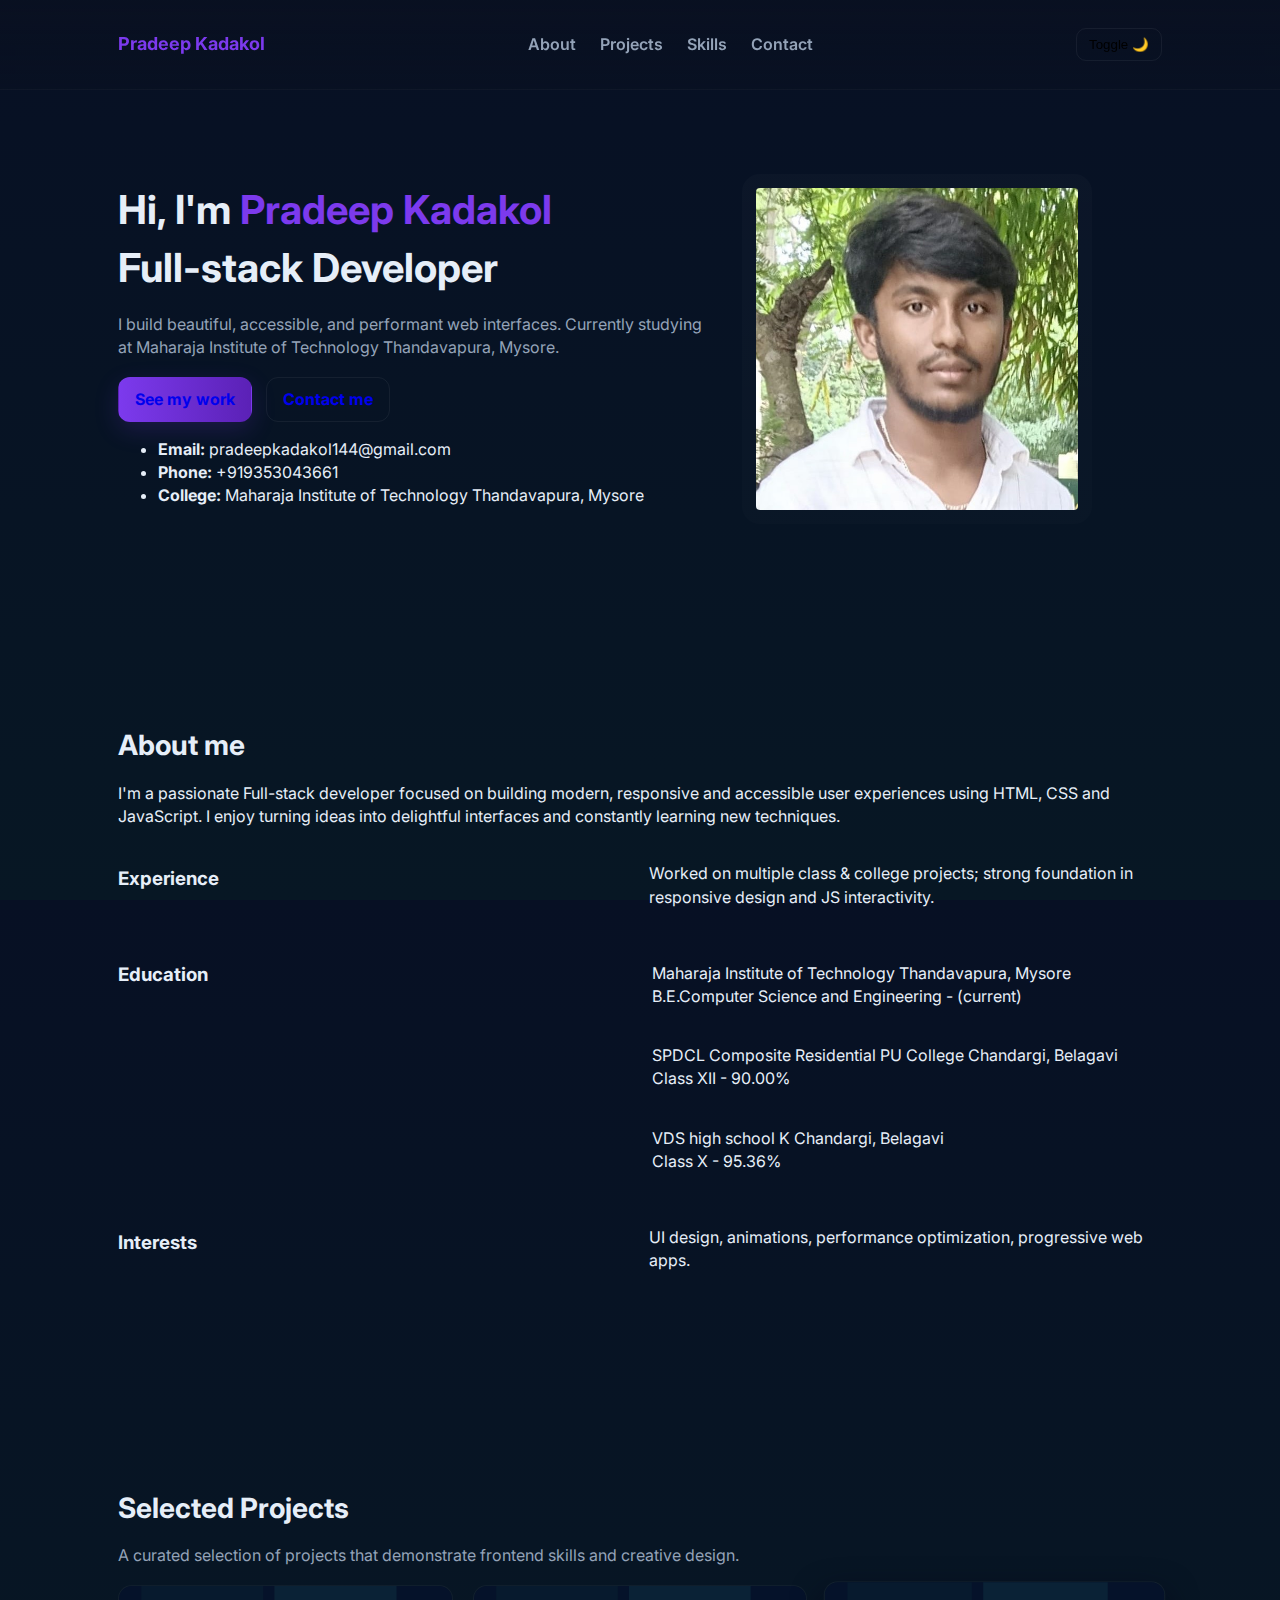
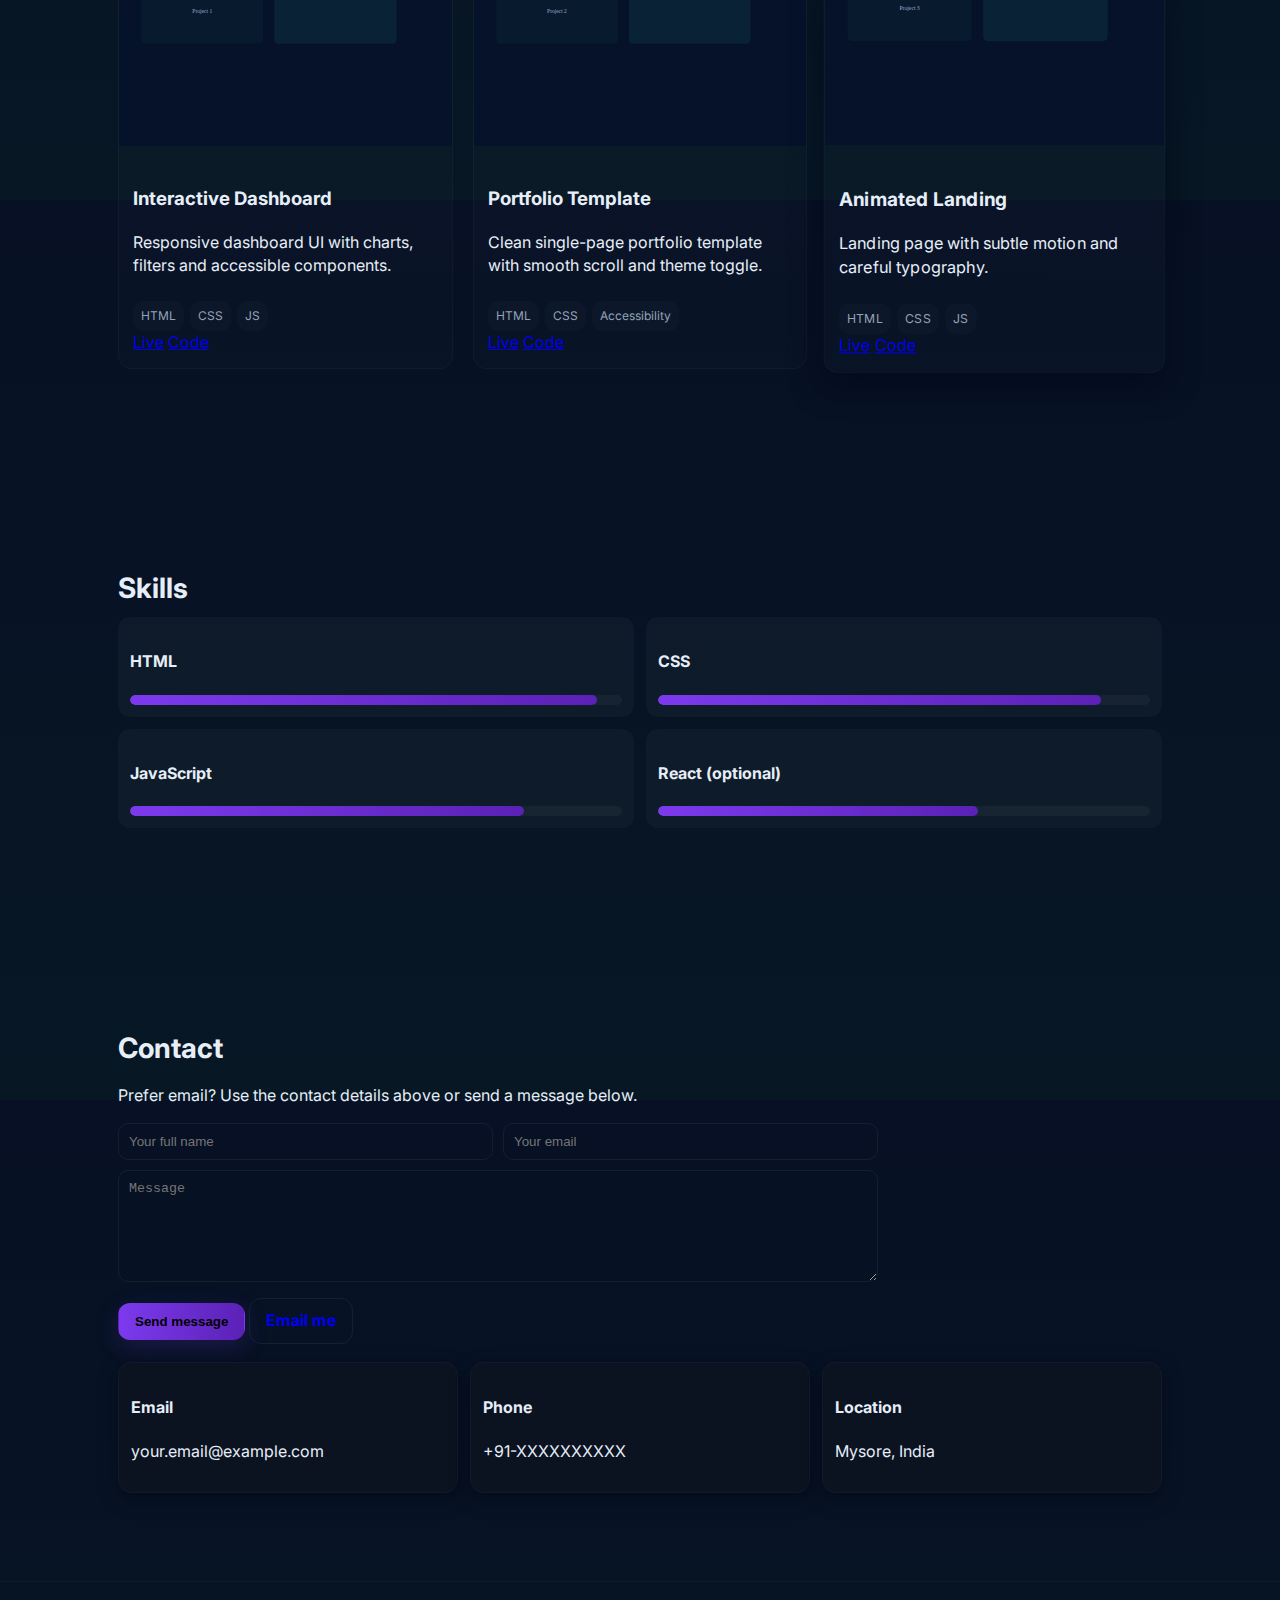
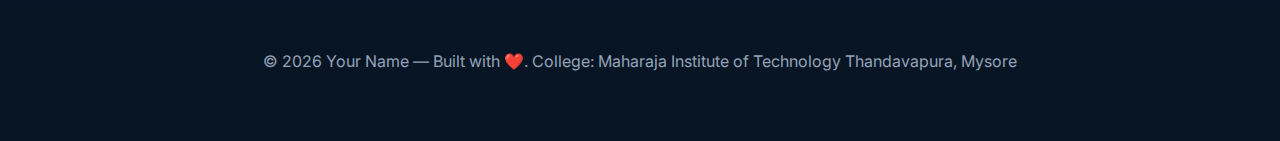
<file: index.html>
<!doctype html>
<html lang="en">
<head>
  <meta charset="utf-8" />
  <meta name="viewport" content="width=device-width,initial-scale=1" />
  <title>Frontend Developer Portfolio — Your Name</title>
  <link href="https://fonts.googleapis.com/css2?family=Inter:wght@300;400;600;700;800&display=swap" rel="stylesheet">
  <link rel="stylesheet" href="style.css" />
  <meta name="description" content="Frontend developer portfolio — clean, creative, responsive." />
</head>
<body>
  <header class="site-header">
    <div class="container header-inner">
      <a class="logo" href="#hero">Pradeep Kadakol</a>
      <nav class="nav">
        <a href="#about">About</a>
        <a href="#projects">Projects</a>
        <a href="#skills">Skills</a>
        <a href="#contact">Contact</a>
      </nav>
      <button class="cta" id="themeToggle">Toggle 🌙</button>
    </div>
  </header>

  <main>
    <section id="hero" class="hero">
      <div class="container hero-grid">
        <div class="hero-text">
          <h1>Hi, I'm <span class="accent">Pradeep Kadakol</span><br/>Full-stack Developer</h1>
          <p class="lead">I build beautiful, accessible, and performant web interfaces. Currently studying at Maharaja Institute of Technology Thandavapura, Mysore.</p>
          <div class="hero-actions">
            <a class="btn primary" href="#projects">See my work</a>
            <a class="btn ghost" href="#contact">Contact me</a>
          </div>
          <ul class="contact-meta">
            <li><strong>Email:</strong> <span id="email">pradeepkadakol144@gmail.com</span></li>
            <li><strong>Phone:</strong> <span id="phone">+919353043661</span></li>
            <li><strong>College:</strong> Maharaja Institute of Technology Thandavapura, Mysore</li>
          </ul>
        </div>

        <div class="hero-image" aria-hidden="true">
          <img src="images/myphoto.jpg" alt="portrait illustration" />
        </div>
      </div>
    </section>

    <section id="about" class="section about">
      <div class="container">
        <h2>About me</h2>
        <p>I'm a passionate Full-stack developer focused on building modern, responsive and accessible user experiences using HTML, CSS and JavaScript. I enjoy turning ideas into delightful interfaces and constantly learning new techniques.</p>
          <div class="cards">
            <h3>Experience</h3>
            <p>Worked on multiple class & college projects; strong foundation in responsive design and JS interactivity.</p>
          </div>
          <div class="cards">
            <h3>Education</h3>
            <table>
              <tr>
                <td><p>Maharaja Institute of Technology Thandavapura, Mysore<br>B.E.Computer Science and Engineering - (current)</p></td>
              </tr>
              <tr>
                <td><p>SPDCL Composite Residential PU College Chandargi, Belagavi<br>Class XII - 90.00%</p></td>
              </tr>
              <tr>
                <td><p>VDS high school K Chandargi, Belagavi<br>Class X - 95.36%</p></td></td>
              </tr>
            </table>
          </div>
          <div class="cards">
            <h3>Interests</h3>
            <p>UI design, animations, performance optimization, progressive web apps.</p>
          </div>
      </div>
    </section>

    <section id="projects" class="section projects">
      <div class="container">
        <h2>Selected Projects</h2>
        <p class="muted">A curated selection of projects that demonstrate frontend skills and creative design.</p>

        <div class="project-grid">
          <article class="project-card">
            <img src="images/project-1.svg" alt="Project 1 screenshot" />
            <div class="project-body">
              <h3>Interactive Dashboard</h3>
              <p>Responsive dashboard UI with charts, filters and accessible components.</p>
              <div class="project-tags">
                <span>HTML</span><span>CSS</span><span>JS</span>
              </div>
              <div class="project-actions">
                <a target="_blank" rel="noopener" href="#">Live</a>
                <a target="_blank" rel="noopener" href="#">Code</a>
              </div>
            </div>
          </article>

          <article class="project-card">
            <img src="images/project-2.svg" alt="Project 2 screenshot" />
            <div class="project-body">
              <h3>Portfolio Template</h3>
              <p>Clean single-page portfolio template with smooth scroll and theme toggle.</p>
              <div class="project-tags">
                <span>HTML</span><span>CSS</span><span>Accessibility</span>
              </div>
              <div class="project-actions">
                <a target="_blank" rel="noopener" href="#">Live</a>
                <a target="_blank" rel="noopener" href="#">Code</a>
              </div>
            </div>
          </article>

          <article class="project-card highlight">
            <img src="images/project-3.svg" alt="Project 3 screenshot" />
            <div class="project-body">
              <h3>Animated Landing</h3>
              <p>Landing page with subtle motion and careful typography.</p>
              <div class="project-tags">
                <span>HTML</span><span>CSS</span><span>JS</span>
              </div>
              <div class="project-actions">
                <a target="_blank" rel="noopener" href="#">Live</a>
                <a target="_blank" rel="noopener" href="#">Code</a>
              </div>
            </div>
          </article>
        </div>
      </div>
    </section>

    <section id="skills" class="section skills">
      <div class="container">
        <h2>Skills</h2>
        <div class="skills-grid">
          <div class="skill">
            <h4>HTML</h4>
            <div class="bar"><span style="width:95%"></span></div>
          </div>
          <div class="skill">
            <h4>CSS</h4>
            <div class="bar"><span style="width:90%"></span></div>
          </div>
          <div class="skill">
            <h4>JavaScript</h4>
            <div class="bar"><span style="width:80%"></span></div>
          </div>
          <div class="skill">
            <h4>React (optional)</h4>
            <div class="bar"><span style="width:65%"></span></div>
          </div>
        </div>
      </div>
    </section>

    <section id="contact" class="section contact">
      <div class="container">
        <h2>Contact</h2>
        <p>Prefer email? Use the contact details above or send a message below.</p>
        <form id="contactForm" class="contact-form" action="https://formspree.io/f/placeholder" method="POST">
          <div class="grid-2">
            <input name="name" placeholder="Your full name" required />
            <input name="email" placeholder="Your email" required />
          </div>
          <textarea name="message" placeholder="Message" rows="6" required></textarea>
          <div class="form-actions">
            <button type="submit" class="btn primary">Send message</button>
            <a class="btn ghost" href="mailto:your.email@example.com">Email me</a>
          </div>
        </form>

        <div class="contact-cards">
          <div class="card small">
            <h4>Email</h4>
            <p id="card-email">your.email@example.com</p>
          </div>
          <div class="card small">
            <h4>Phone</h4>
            <p id="card-phone">+91-XXXXXXXXXX</p>
          </div>
          <div class="card small">
            <h4>Location</h4>
            <p>Mysore, India</p>
          </div>
        </div>
      </div>
    </section>
  </main>

  <footer class="site-footer">
    <div class="container">
      <p>© <span id="year"></span> Your Name — Built with ❤️. College: Maharaja Institute of Technology Thandavapura, Mysore</p>
    </div>
  </footer>

  <script src="script.js"></script>
</body>
</html>
</file>
<file: style.css>
:root{
  --bg:#0f1724; --card:#0b1220; --muted:#94a3b8; --accent:#7c3aed; --glass: rgba(255,255,255,0.03);
  --radius:14px; --container:1100px;
  --transition:300ms cubic-bezier(.2,.9,.3,1);
}
*{box-sizing:border-box}
html,body{height:100%}
body{
  margin:0; font-family:Inter,system-ui,-apple-system,Segoe UI,Roboto,"Helvetica Neue",Arial;
  background:linear-gradient(180deg, #071024 0%, #071724 100%);
  color:#e6eef8; -webkit-font-smoothing:antialiased; -moz-osx-font-smoothing:grayscale;
  line-height:1.45;
}
.container{max-width:var(--container); margin:0 auto; padding:28px}
.header-inner{display:flex;align-items:center;justify-content:space-between}
.site-header{position:sticky;top:0;z-index:30;backdrop-filter: blur(6px);background:linear-gradient(180deg, rgba(11,17,32,0.6), rgba(11,17,32,0.35)); border-bottom:1px solid rgba(255,255,255,0.03)}
.logo{font-weight:700;font-size:18px;color:var(--accent);text-decoration:none}
.nav a{color:var(--muted); margin:0 10px; text-decoration:none; font-weight:600}
.cta{background:transparent;border:1px solid rgba(255,255,255,0.06); padding:8px 12px;border-radius:10px; cursor:pointer}

.hero{padding:56px 0}
.hero-grid{display:grid;grid-template-columns:1fr 420px;gap:36px;align-items:center}
.hero-text h1{font-size:40px;margin:0 0 12px}
.hero-text .lead{color:var(--muted); margin-bottom:18px; max-width:60ch}
.hero-actions .btn{margin-right:10px}
.btn{display:inline-block;padding:10px 16px;border-radius:12px;text-decoration:none;border:1px solid transparent;font-weight:700}
.btn.primary{background:linear-gradient(90deg,var(--accent), #5b21b6); box-shadow:0 8px 24px rgba(124,58,237,0.18)}
.btn.ghost{background:transparent;border:1px solid rgba(255,255,255,0.06)}

.accent{color:var(--accent)}

.hero-image img{width:350px;height:350px;border-radius:18px; background:linear-gradient(180deg, rgba(255,255,255,0.02), rgba(255,255,255,0.01)); padding:14px;}

.section{padding:60px 0}
.section h2{font-size:28px;margin-bottom:8px}
.muted{color:var(--muted)}

.cards{display:grid;grid-template-columns:repeat(2,1fr);gap:18px;margin-top:18px}
.card{background:var(--card);padding:18px;border-radius:14px; box-shadow: 0 6px 18px rgba(2,6,23,0.6); border:1px solid rgba(255,255,255,0.03)}

.project-grid{display:grid;grid-template-columns:repeat(3,1fr);gap:20px;margin-top:18px}
.project-card{background:linear-gradient(180deg, rgba(255,255,255,0.02), rgba(255,255,255,0.01)); border-radius:14px; overflow:hidden; border:1px solid rgba(255,255,255,0.03)}
.project-card img{width:100%;height:160px;object-fit:cover}
.project-body{padding:14px}
.project-tags span{display:inline-block;padding:6px 8px;border-radius:10px;margin-right:6px;margin-top:8px;background:rgba(255,255,255,0.02);font-size:12px;color:var(--muted)}

.highlight{transform:scale(1.02); box-shadow:0 12px 30px rgba(2,6,23,0.6)}

.skills-grid{display:grid;grid-template-columns:repeat(2,1fr);gap:12px}
.skill{background:var(--glass); padding:12px;border-radius:12px}
.bar{height:10px;background:rgba(255,255,255,0.04);border-radius:999px;overflow:hidden;margin-top:8px}
.bar span{display:block;height:100%;background:linear-gradient(90deg,var(--accent), #5b21b6);border-radius:999px;transition:width var(--transition)}

.contact-form{max-width:760px;margin-top:14px}
.contact-form input, .contact-form textarea{width:100%;padding:10px;border-radius:10px;background:transparent;border:1px solid rgba(255,255,255,0.06); color:inherit;margin-bottom:10px}

.grid-2{display:grid;grid-template-columns:1fr 1fr;gap:10px}

.contact-cards{display:flex;gap:12px;margin-top:18px}
.card.small{flex:1;padding:12px}

.site-footer{padding:24px 0;border-top:1px solid rgba(255,255,255,0.03);text-align:center;color:var(--muted)}

/* responsive */
@media (max-width:980px){
  .hero-grid{grid-template-columns:1fr; text-align:center}
  .project-grid{grid-template-columns:repeat(2,1fr)}
  .cards{grid-template-columns:repeat(2,1fr)}
  .header-inner{gap:12px}
}
@media (max-width:620px){
  .project-grid{grid-template-columns:1fr}
  .cards{grid-template-columns:1fr}
  .grid-2{grid-template-columns:1fr}
  .nav{display:none}
}
</file>
